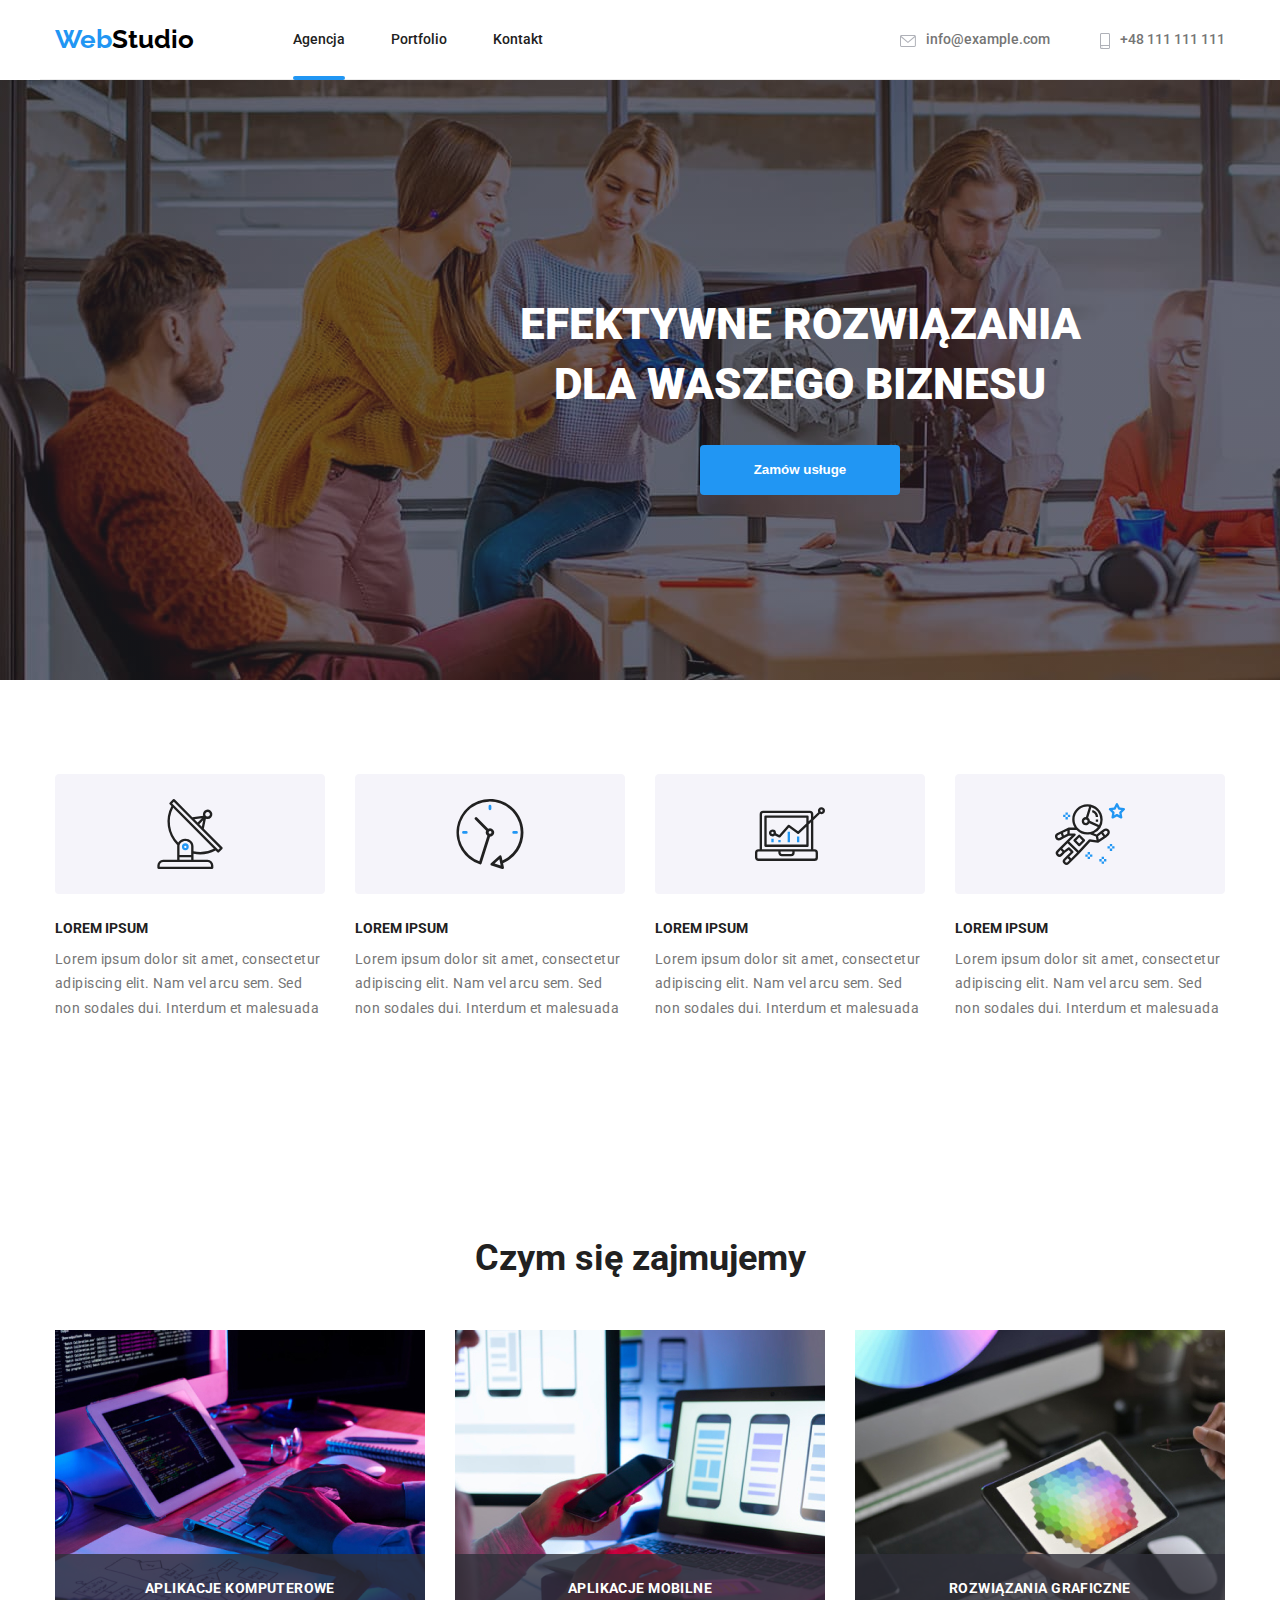
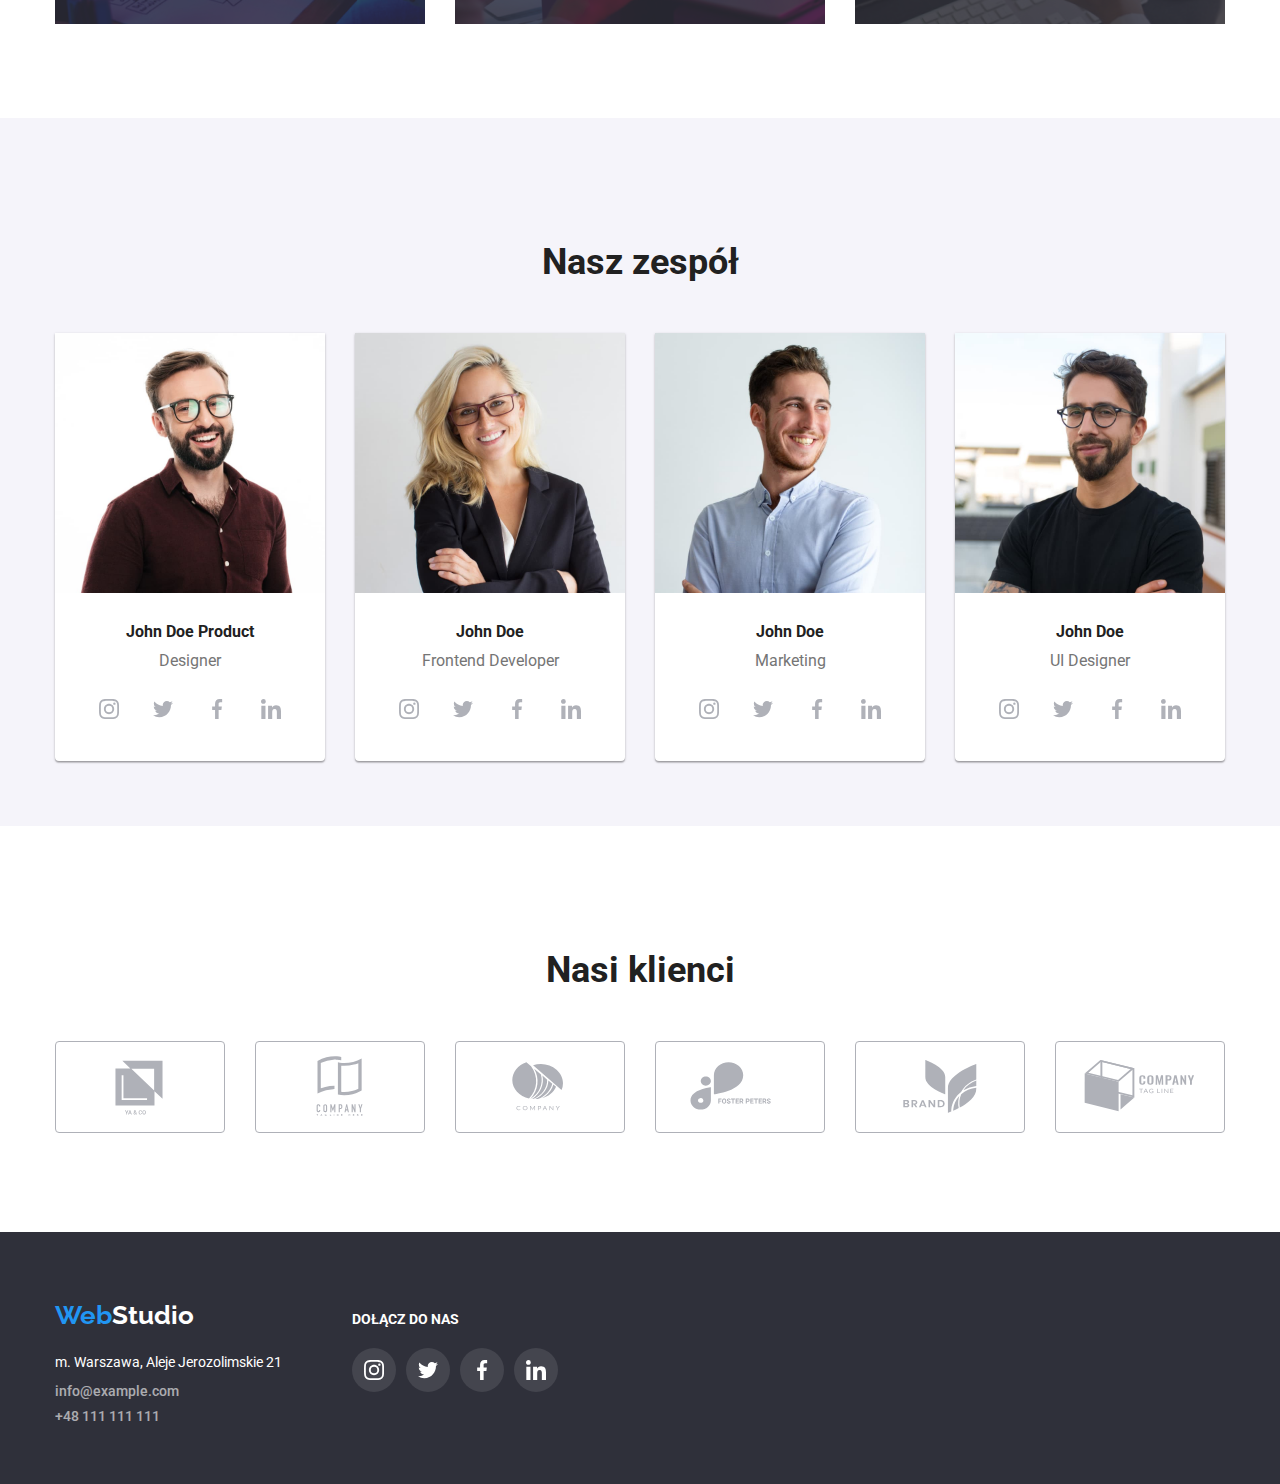
<file: index.html>
<!DOCTYPE html>
<html lang="pl">
  <head>
    <meta charset="UTF-8" />
    <meta http-equiv="X-UA-Compatible" content="IE=edge" />
    <meta name="viewport" content="width=>, initial-scale=1.0" />
    <title>Studio</title>

    <link rel="preconnect" href="https://fonts.googleapis.com" />
    <link rel="preconnect" href="https://fonts.gstatic.com" crossorigin />
    <link rel="preconnect" href="https://fonts.googleapis.com" />
    <link rel="preconnect" href="https://fonts.gstatic.com" crossorigin />
    <link rel="preconnect" href="https://fonts.googleapis.com" />
    <link rel="preconnect" href="https://fonts.gstatic.com" crossorigin />
    <link
      href="https://fonts.googleapis.com/css2?family=Raleway:wght@700&family=Roboto:wght@400;500;700;900&display=swap"
      rel="stylesheet"
    />
    <link
      href="./css/style.css"
      rel="stylesheet"
      href="https://github.com/sindresorhus/modern-normalize.git/modern-normalize.css"
    />
  </head>
  <body>
    <header class="page-menu container">
      <h3 class="logo">
        <a class="main-link" href="index.html"
          ><span class="logo-color">Web</span
          ><span class="logo-color-2">Studio</span></a
        >
      </h3>
      <nav>
        <ul class="menu-link">
          <li>
            <a class="link underbar" href="index.html">Agencja</a>
          </li>
          <li>
            <a class="link" href="portfolio.html">Portfolio</a>
          </li>
          <li>
            <a class="link" href="index.html">Kontakt</a>
          </li>
        </ul>
      </nav>
      <ul class="contact">
        <li class="active">
          <a class="link contact-link" href="mailto:info@example.com">
            <svg class="icon-contact" width="16" height="12">
              <use xlink:href="./images/icons.svg.svg#icon-envelope"></use>
            </svg>
            info@example.com</a
          >
        </li>
        <li class="active">
          <a class="link contact-link" href="tel:+48 111 111 111">
            <svg class="icon-contact icon-smartphone" width="10" height="16">
              <use xlink:href="./images/icons.svg.svg#icon-smartphone"></use>
            </svg>
            +48 111 111 111</a
          >
        </li>
      </ul>
    </header>
    <main>
      <section class="banner section">
        <div class="container">
          <h1 class="banner-text">
            EFEKTYWNE ROZWIĄZANIA<br />
            DLA WASZEGO BIZNESU
          </h1>
          <div class="bottom-box">
            <button
              type="button"
              class="button-block text-button"
              data-modal-open
            >
              <b>Zamów usługe</b>
            </button>
          </div>
        </div>
      </section>
      <section class="box-description section">
        <div class="container lorem-ipsum">
          <ul class="item-list">
            <li class="item">
              <svg class="icon" width="270" height="120">
                <use href="./images/icons.svg.svg#icon-antenna"></use>
              </svg>
              <h5>LOREM IPSUM</h5>
              <p class="lorem">
                Lorem ipsum dolor sit amet, consectetur adipiscing elit. Nam vel
                arcu sem. Sed non sodales dui. Interdum et malesuada
              </p>
            </li>
            <li class="item">
              <svg class="icon" width="270" height="120">
                <use href="./images/icons.svg.svg#icon-clock"></use>
              </svg>
              <h5>LOREM IPSUM</h5>
              <p class="lorem">
                Lorem ipsum dolor sit amet, consectetur adipiscing elit. Nam vel
                arcu sem. Sed non sodales dui. Interdum et malesuada
              </p>
            </li>

            <li class="item">
              <svg class="icon" width="270" height="120">
                <use href="./images/icons.svg.svg#icon-laptop"></use>
              </svg>
              <h5>LOREM IPSUM</h5>
              <p class="lorem">
                Lorem ipsum dolor sit amet, consectetur adipiscing elit. Nam vel
                arcu sem. Sed non sodales dui. Interdum et malesuada
              </p>
            </li>

            <li class="item">
              <svg class="icon" width="270" height="120">
                <use href="./images/icons.svg.svg#icon-cosmonaut"></use>
              </svg>
              <h5>LOREM IPSUM</h5>
              <p class="lorem">
                Lorem ipsum dolor sit amet, consectetur adipiscing elit. Nam vel
                arcu sem. Sed non sodales dui. Interdum et malesuada
              </p>
            </li>
          </ul>
        </div>
      </section>
      <section class="section">
        <div class="container">
          <h2>Czym się zajmujemy</h2>
          <ul class="image-list">
            <li class="image-item">
              <img
                src="images/photo1.jpg"
                alt="Pracujący programista przy biurku"
                width="370px"
                height="294px"
              />
              <p class="work-description">Aplikacje komputerowe</p>
            </li>
            <li class="image-item">
              <img
                src="images/photo2.jpg"
                alt="Designer opracowujący aplikację na smartfona"
                width="370px"
                height="294px"
              />
              <p class="work-description">Aplikacje mobilne</p>
            </li>
            <li class="image-item">
              <img
                src="images/photo3.jpg"
                alt="Projektowanie z wyborem koloru"
                width="370px"
                height="294px"
              />
              <p class="work-description">Rozwiązania graficzne</p>
            </li>
          </ul>
        </div>
      </section>
      <section class="our-team section">
        <div class="container">
          <h2>Nasz zespół</h2>
          <ul class="our-team-img">
            <li class="our-team-item">
              <figure class="card">
                <img
                  src="images/photo1.1.jpg"
                  alt="Zdjęcie  designera John Doe"
                  width="270px"
                  height="260px"
                />
                <figcaption>
                  <p class="name">
                    <span><b>John Doe Product</b></span>
                  </p>
                  <p class="name-description">Designer</p>
                  <ul class="social-list">
                    <li>
                      <svg class="social-media" width="44" height="44">
                        <use
                          href="./images/icons.svg.svg#icon-instagram"
                          width="20"
                          height="20"
                          x="12"
                          y="12"
                        ></use>
                      </svg>
                    </li>
                    <li>
                      <svg class="social-media" width="44" height="44">
                        <use
                          href="./images/icons.svg.svg#icon-twitter"
                          width="20"
                          height="20"
                          x="12"
                          y="12"
                        ></use>
                      </svg>
                    </li>
                    <li>
                      <svg class="social-media" width="44" height="44">
                        <use
                          href="./images/icons.svg.svg#icon-facebook"
                          width="20"
                          height="20"
                          x="12"
                          y="12"
                        ></use>
                      </svg>
                    </li>
                    <li>
                      <svg class="social-media" width="44" height="44">
                        <use
                          href="./images/icons.svg.svg#icon-linkedin"
                          width="20"
                          height="20"
                          x="12"
                          y="12"
                        ></use>
                      </svg>
                    </li>
                  </ul>
                </figcaption>
              </figure>
            </li>
            <li class="image-item-2">
              <figure class="card">
                <img
                  src="images/photo1.2.jpg"
                  alt="Zdjęcie  frontend developera John Doe"
                  width="270px"
                  height="260px"
                />
                <figcaption>
                  <p class="name">
                    <span><b>John Doe</b></span>
                  </p>
                  <p class="name-description">Frontend Developer</p>
                  <ul class="social-list">
                    <li>
                      <svg class="social-media" width="44" height="44">
                        <use
                          href="./images/icons.svg.svg#icon-instagram"
                          width="20"
                          height="20"
                          x="12"
                          y="12"
                        ></use>
                      </svg>
                    </li>
                    <li>
                      <svg class="social-media" width="44" height="44">
                        <use
                          href="./images/icons.svg.svg#icon-twitter"
                          width="20"
                          height="20"
                          x="12"
                          y="12"
                        ></use>
                      </svg>
                    </li>
                    <li>
                      <svg class="social-media" width="44" height="44">
                        <use
                          href="./images/icons.svg.svg#icon-facebook"
                          width="20"
                          height="20"
                          x="12"
                          y="12"
                        ></use>
                      </svg>
                    </li>
                    <li>
                      <svg class="social-media" width="44" height="44">
                        <use
                          href="./images/icons.svg.svg#icon-linkedin"
                          width="20"
                          height="20"
                          x="12"
                          y="12"
                        ></use>
                      </svg>
                    </li>
                  </ul>
                </figcaption>
              </figure>
            </li>
            <li class="image-item-2">
              <figure class="card">
                <img
                  src="images/photo1.3.jpg"
                  alt="Zdjęcie marketingowca John Doe"
                  width="270px"
                  height="260px"
                />
                <figcaption>
                  <p class="name">
                    <span><b>John Doe</b></span>
                  </p>
                  <p class="name-description">Marketing</p>
                  <ul class="social-list">
                    <li>
                      <svg class="social-media" width="44" height="44">
                        <use
                          href="./images/icons.svg.svg#icon-instagram"
                          width="20"
                          height="20"
                          x="12"
                          y="12"
                        ></use>
                      </svg>
                    </li>
                    <li>
                      <svg class="social-media" width="44" height="44">
                        <use
                          href="./images/icons.svg.svg#icon-twitter"
                          width="20"
                          height="20"
                          x="12"
                          y="12"
                        ></use>
                      </svg>
                    </li>
                    <li>
                      <svg class="social-media" width="44" height="44">
                        <use
                          href="./images/icons.svg.svg#icon-facebook"
                          width="20"
                          height="20"
                          x="12"
                          y="12"
                        ></use>
                      </svg>
                    </li>
                    <li>
                      <svg class="social-media" width="44" height="44">
                        <use
                          href="./images/icons.svg.svg#icon-linkedin"
                          width="20"
                          height="20"
                          x="12"
                          y="12"
                        ></use>
                      </svg>
                    </li>
                  </ul>
                </figcaption>
              </figure>
            </li>
            <li class="image-item-2">
              <figure class="card">
                <img
                  src="images/photo1.4.jpg"
                  alt="Zdjęcie UI designera John Doe"
                  width="270px"
                  height="260px"
                />
                <figcaption>
                  <p class="name">
                    <span><b>John Doe</b></span>
                  </p>
                  <p class="name-description">UI Designer</p>
                  <ul class="social-list">
                    <li>
                      <svg class="social-media" width="44" height="44">
                        <use
                          href="./images/icons.svg.svg#icon-instagram"
                          width="20"
                          height="20"
                          x="12"
                          y="12"
                        ></use>
                      </svg>
                    </li>
                    <li>
                      <svg class="social-media" width="44" height="44">
                        <use
                          href="./images/icons.svg.svg#icon-twitter"
                          width="20"
                          height="20"
                          x="12"
                          y="12"
                        ></use>
                      </svg>
                    </li>
                    <li>
                      <svg class="social-media" width="44" height="44">
                        <use
                          href="./images/icons.svg.svg#icon-facebook"
                          width="20"
                          height="20"
                          x="12"
                          y="12"
                        ></use>
                      </svg>
                    </li>
                    <li>
                      <svg class="social-media" width="44" height="44">
                        <use
                          href="./images/icons.svg.svg#icon-linkedin"
                          width="20"
                          height="20"
                          x="12"
                          y="12"
                        ></use>
                      </svg>
                    </li>
                  </ul>
                </figcaption>
              </figure>
            </li>
          </ul>
        </div>
      </section>
      <section class="section clients">
        <h2>Nasi klienci</h2>
        <ul class="clients-list">
          <li>
            <svg class="clients-svg" width="170" height="92">
              <use href="./images/icons.svg.svg#icon-Logo11"></use>
            </svg>
          </li>
          <li>
            <svg class="clients-svg" width="170" height="92">
              <use href="./images/icons.svg.svg#icon-Logo1"></use>
            </svg>
          </li>
          <li>
            <svg class="clients-svg" width="170" height="92">
              <use href="./images/icons.svg.svg#icon-Logo2"></use>
            </svg>
          </li>
          <li>
            <svg class="clients-svg" width="170" height="92">
              <use href="./images/icons.svg.svg#icon-Logo3"></use>
            </svg>
          </li>
          <li>
            <svg class="clients-svg" width="170" height="92">
              <use href="./images/icons.svg.svg#icon-Logo4"></use>
            </svg>
          </li>
          <li>
            <svg class="clients-svg" width="170" height="92">
              <use href="./images/icons.svg.svg#icon-Logo5"></use>
            </svg>
          </li>
        </ul>
      </section>
    </main>
    <footer class="footer-block">
      <div class="container">
        <div>
          <h3 class="logo-footer">
            <a class="main-link" href="index.html"
              ><span class="logo-color">Web</span
              ><span class="logo-color-3">Studio</span></a
            >
          </h3>
          <address>m. Warszawa, Aleje Jerozolimskie 21</address>
          <ul class="contact-footer">
            <li>
              <a class="link" href="mailto:info@example.com"
                >info@example.com</a
              >
            </li>
            <li>
              <a class="link" href="tel:+48 111 111 111">+48 111 111 111</a>
            </li>
          </ul>
        </div>
        <div>
          <h5 class="headline-ftr">DOŁĄCZ DO NAS</h5>
          <ul class="social-list-ftr">
            <li>
              <svg class="social-media-ftr" width="44" height="44">
                <use
                  href="./images/icons.svg.svg#icon-instagram"
                  width="20"
                  height="20"
                  x="12"
                  y="12"
                ></use>
              </svg>
            </li>
            <li>
              <svg class="social-media-ftr" width="44" height="44">
                <use
                  href="./images/icons.svg.svg#icon-twitter"
                  width="20"
                  height="20"
                  x="12"
                  y="12"
                ></use>
              </svg>
            </li>
            <li>
              <svg class="social-media-ftr" width="44" height="44">
                <use
                  href="./images/icons.svg.svg#icon-facebook"
                  width="20"
                  height="20"
                  x="12"
                  y="12"
                ></use>
              </svg>
            </li>
            <li>
              <svg class="social-media-ftr" width="44" height="44">
                <use
                  href="./images/icons.svg.svg#icon-linkedin"
                  width="20"
                  height="20"
                  x="12"
                  y="12"
                ></use>
              </svg>
            </li>
          </ul>
        </div>
      </div>
    </footer>
    <div class="backdrop is-hidden" data-modal>
      <div class="modal">
        <button type="button" class="close-btn" data-modal-close>X</button>
      </div>
    </div>
    <script src="./modal.js"></script>
  </body>
</html>
</file>
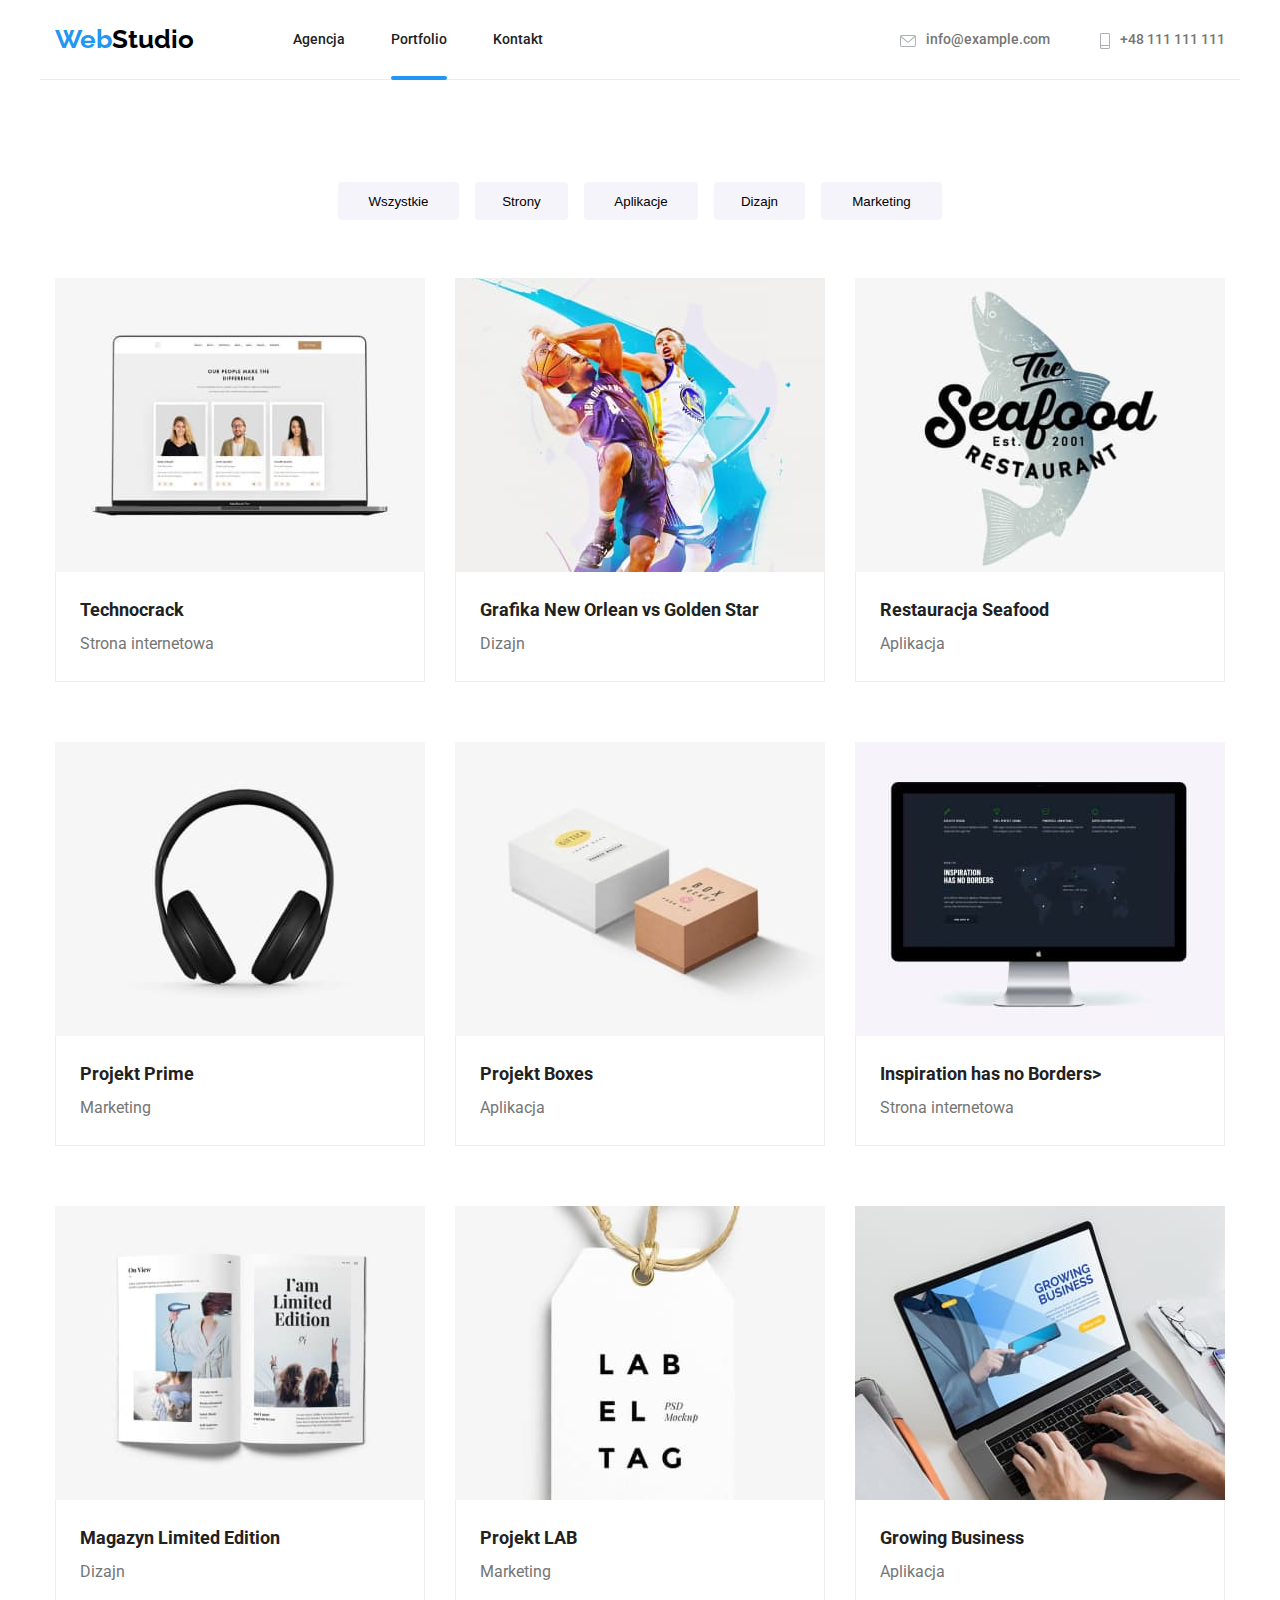
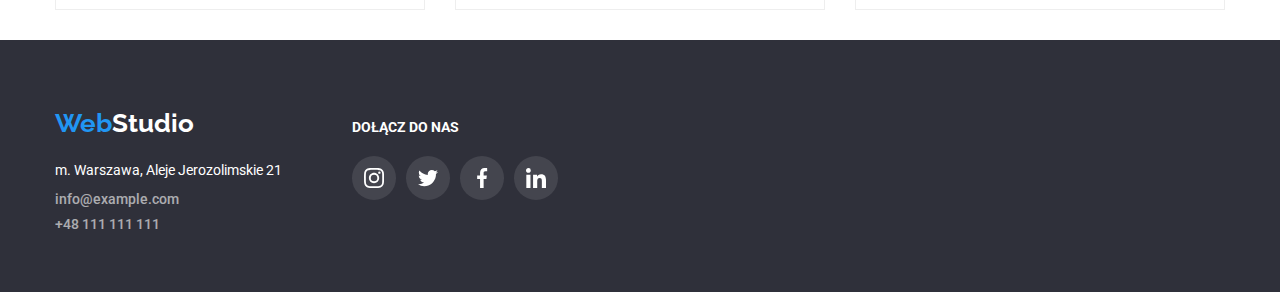
<file: portfolio.html>
<!DOCTYPE html>
<html lang="pl">
  <head>
    <meta charset="UTF-8" />
    <meta http-equiv="X-UA-Compatible" content="IE=edge" />
    <meta name="viewport" content="width=device-width, initial-scale=1.0" />
    <link
      href="https://fonts.googleapis.com/css2?family=Raleway:wght@700&family=Roboto:wght@400;500;700;900&display=swap"
      rel="stylesheet"
    />
    <link
      href="./css/style.css"
      rel="stylesheet"
      href="https://github.com/sindresorhus/modern-normalize.git/modern-normalize.css"
    />
    <title>Portfolio</title>
  </head>
  <body>
    <header class="page-menu container">
      <h3 class="logo">
        <a class="main-link" href="index.html"
          ><span class="logo-color">Web</span
          ><span class="logo-color-2">Studio</span></a
        >
      </h3>

      <nav>
        <ul class="menu-link">
          <li class="gap">
            <a class="link" href="index.html">Agencja</a>
          </li>
          <li class="gap">
            <a class="link underbar" href="portfolio.html">Portfolio</a>
          </li>
          <li class="gap">
            <a class="link" href="index.html">Kontakt</a>
          </li>
        </ul>
      </nav>
      <ul class="contact">
        <li>
          <a class="link contact-link" href="mailto:info@example.com">
            <svg class="icon-contact" width="16" height="12">
              <use xlink:href="./images/icons.svg.svg#icon-envelope"></use>
            </svg>
            info@example.com</a
          >
        </li>
        <li>
          <a class="link contact-link" href="tel:+48 111 111 111">
            <svg class="icon-contact icon-smartphone" width="10" height="16">
              <use xlink:href="./images/icons.svg.svg#icon-smartphone"></use>
            </svg>
            +48 111 111 111</a
          >
        </li>
      </ul>
    </header>

    <main class="main-wrapper">
      <div class="container">
        <ul class="button-list">
          <li class="button-item">
            <button type="button" class="button-box1">Wszystkie</button>
          </li>
          <li class="button-item">
            <button type="button" class="button-box2">Strony</button>
          </li>
          <li class="button-item">
            <button type="button" class="button-box3">Aplikacje</button>
          </li>
          <li class="button-item">
            <button type="button" class="button-box4">Dizajn</button>
          </li>
          <li class="button-item">
            <button type="button" class="button-box1">Marketing</button>
          </li>
        </ul>
      </div>

      <section class="main-cards">
        <div class="container">
          <ul class="portfolio-list">
            <li class="portfolio-card">
              <div class="hidden-card">
                <img
                  src="images/portfolio.1.jpg"
                  alt="Strona internetowa"
                  width="370px"
                  height="294px"
                />
                <div class="hidden-area">
                  <p class="hidden-text">
                    Technocrack jest popularną platformą wykorzystywaną do
                    rozpowszechniania koronawirusa. Firmy wykorzystują tę
                    platformę do celów szpiegowskich i ataków na
                    niezabezpieczone serwery konkurencji
                  </p>
                </div>
              </div>
              <div class="headline">
                <p class="headline-text">Technocrack<br /></p>
                <p class="hd-text">Strona internetowa</p>
              </div>
            </li>
            <li class="portfolio-card">
              <div class="hidden-card">
                <img
                  src="images/portfolio.2.jpg"
                  alt="sportowcy grający w kosza"
                  width="370px"
                  height="294px"
                />
                <div class="hidden-area">
                  <p class="hidden-text">
                    Technocrack jest popularną platformą wykorzystywaną do
                    rozpowszechniania koronawirusa. Firmy wykorzystują tę
                    platformę do celów szpiegowskich i ataków na
                    niezabezpieczone serwery konkurencji
                  </p>
                </div>
              </div>
              <div class="headline">
                <p class="headline-text">
                  Grafika New Orlean vs Golden Star<br />
                </p>
                <p class="hd-text">Dizajn</p>
              </div>
            </li>
            <li class="portfolio-card">
              <div class="hidden-card">
                <img
                  src="images/portfolio.3.jpg"
                  alt="Logo restauracji"
                  width="370px"
                  height="294px"
                />
                <div class="hidden-area">
                  <p class="hidden-text">
                    Technocrack jest popularną platformą wykorzystywaną do
                    rozpowszechniania koronawirusa. Firmy wykorzystują tę
                    platformę do celów szpiegowskich i ataków na
                    niezabezpieczone serwery konkurencji
                  </p>
                </div>
              </div>
              <div class="headline">
                <p class="headline-text">Restauracja Seafood<br /></p>

                <p class="hd-text">Aplikacja</p>
              </div>
            </li>
            <li class="portfolio-card">
              <div class="hidden-card">
                <img
                  src="images/portfolio.4.jpg"
                  alt="Słuchawki"
                  width="370px"
                  height="294px"
                />
                <div class="hidden-area">
                  <p class="hidden-text">
                    Technocrack jest popularną platformą wykorzystywaną do
                    rozpowszechniania koronawirusa. Firmy wykorzystują tę
                    platformę do celów szpiegowskich i ataków na
                    niezabezpieczone serwery konkurencji
                  </p>
                </div>
              </div>
              <div class="headline">
                <p class="headline-text">Projekt Prime<br /></p>

                <p class="hd-text">Marketing</p>
              </div>
            </li>
            <li class="portfolio-card">
              <div class="hidden-card">
                <img
                  src="images/portfolio.5.jpg"
                  alt="Dwa pudełka"
                  width="370px"
                  height="294px"
                />
                <div class="hidden-area">
                  <p class="hidden-text">
                    Technocrack jest popularną platformą wykorzystywaną do
                    rozpowszechniania koronawirusa. Firmy wykorzystują tę
                    platformę do celów szpiegowskich i ataków na
                    niezabezpieczone serwery konkurencji
                  </p>
                </div>
              </div>
              <div class="headline">
                <p class="headline-text">Projekt Boxes<br /></p>
                <p class="hd-text">Aplikacja</p>
              </div>
            </li>
            <li class="portfolio-card">
              <div class="hidden-card">
                <img
                  src="images/portfolio.6.jpg"
                  alt="Monitor"
                  width="370px"
                  height="294px"
                />
                <div class="hidden-area">
                  <p class="hidden-text">
                    Technocrack jest popularną platformą wykorzystywaną do
                    rozpowszechniania koronawirusa. Firmy wykorzystują tę
                    platformę do celów szpiegowskich i ataków na
                    niezabezpieczone serwery konkurencji
                  </p>
                </div>
              </div>
              <div class="headline">
                <p class="headline-text">Inspiration has no Borders><br /></p>
                <p class="hd-text">Strona internetowa</p>
              </div>
            </li>
            <li class="portfolio-card">
              <div class="hidden-card">
                <img
                  src="images/portfolio.7.jpg"
                  alt="Gazeta"
                  width="370px"
                  height="294px"
                />
                <div class="hidden-area">
                  <p class="hidden-text">
                    Technocrack jest popularną platformą wykorzystywaną do
                    rozpowszechniania koronawirusa. Firmy wykorzystują tę
                    platformę do celów szpiegowskich i ataków na
                    niezabezpieczone serwery konkurencji
                  </p>
                </div>
              </div>
              <div class="headline">
                <p class="headline-text">Magazyn Limited Edition<br /></p>
                <p class="hd-text">Dizajn</p>
              </div>
            </li>
            <li class="portfolio-card">
              <div class="hidden-card">
                <img
                  src="images/portfolio.8.jpg"
                  alt="Metka"
                  width="370px"
                  height="294px"
                />
                <div class="hidden-area">
                  <p class="hidden-text">
                    Technocrack jest popularną platformą wykorzystywaną do
                    rozpowszechniania koronawirusa. Firmy wykorzystują tę
                    platformę do celów szpiegowskich i ataków na
                    niezabezpieczone serwery konkurencji
                  </p>
                </div>
              </div>
              <div class="headline">
                <p class="headline-text">Projekt LAB<br /></p>
                <p class="hd-text">Marketing</p>
              </div>
            </li>

            <li class="portfolio-card">
              <div class="hidden-card">
                <img
                  src="images/portfolio.9.jpg"
                  alt="Laptop"
                  width="370px"
                  height="294px"
                />
                <div class="hidden-area">
                  <p class="hidden-text">
                    Technocrack jest popularną platformą wykorzystywaną do
                    rozpowszechniania koronawirusa. Firmy wykorzystują tę
                    platformę do celów szpiegowskich i ataków na
                    niezabezpieczone serwery konkurencji
                  </p>
                </div>
              </div>
              <div class="headline">
                <p class="headline-text">Growing Business<br /></p>
                <p class="hd-text">Aplikacja</p>
              </div>
            </li>
          </ul>
        </div>
      </section>
    </main>

    <footer class="footer-block">
      <div class="container">
        <div>
          <h3 class="logo-footer">
            <a class="main-link" href="portfolio.html"
              ><span class="logo-color">Web</span
              ><span class="logo-color-3">Studio</span></a
            >
          </h3>
          <address>m. Warszawa, Aleje Jerozolimskie 21</address>
          <ul class="contact-footer">
            <li>
              <a class="link" href="mailto:info@example.com"
                >info@example.com</a
              >
            </li>

            <li>
              <a class="link" href="tel:+48 111 111 111">+48 111 111 111</a>
            </li>
          </ul>
        </div>
        <div>
          <h5 class="headline-ftr">DOŁĄCZ DO NAS</h5>
          <ul class="social-list-ftr">
            <li>
              <svg class="social-media-ftr" width="44" height="44">
                <use
                  href="./images/icons.svg.svg#icon-instagram"
                  width="20"
                  height="20"
                  x="12"
                  y="12"
                ></use>
              </svg>
            </li>
            <li>
              <svg class="social-media-ftr" width="44" height="44">
                <use
                  href="./images/icons.svg.svg#icon-twitter"
                  width="20"
                  height="20"
                  x="12"
                  y="12"
                ></use>
              </svg>
            </li>
            <li>
              <svg class="social-media-ftr" width="44" height="44">
                <use
                  href="./images/icons.svg.svg#icon-facebook"
                  width="20"
                  height="20"
                  x="12"
                  y="12"
                ></use>
              </svg>
            </li>
            <li>
              <svg class="social-media-ftr" width="44" height="44">
                <use
                  href="./images/icons.svg.svg#icon-linkedin"
                  width="20"
                  height="20"
                  x="12"
                  y="12"
                ></use>
              </svg>
            </li>
          </ul>
        </div>
      </div>
    </footer>
  </body>
</html>
</file>
